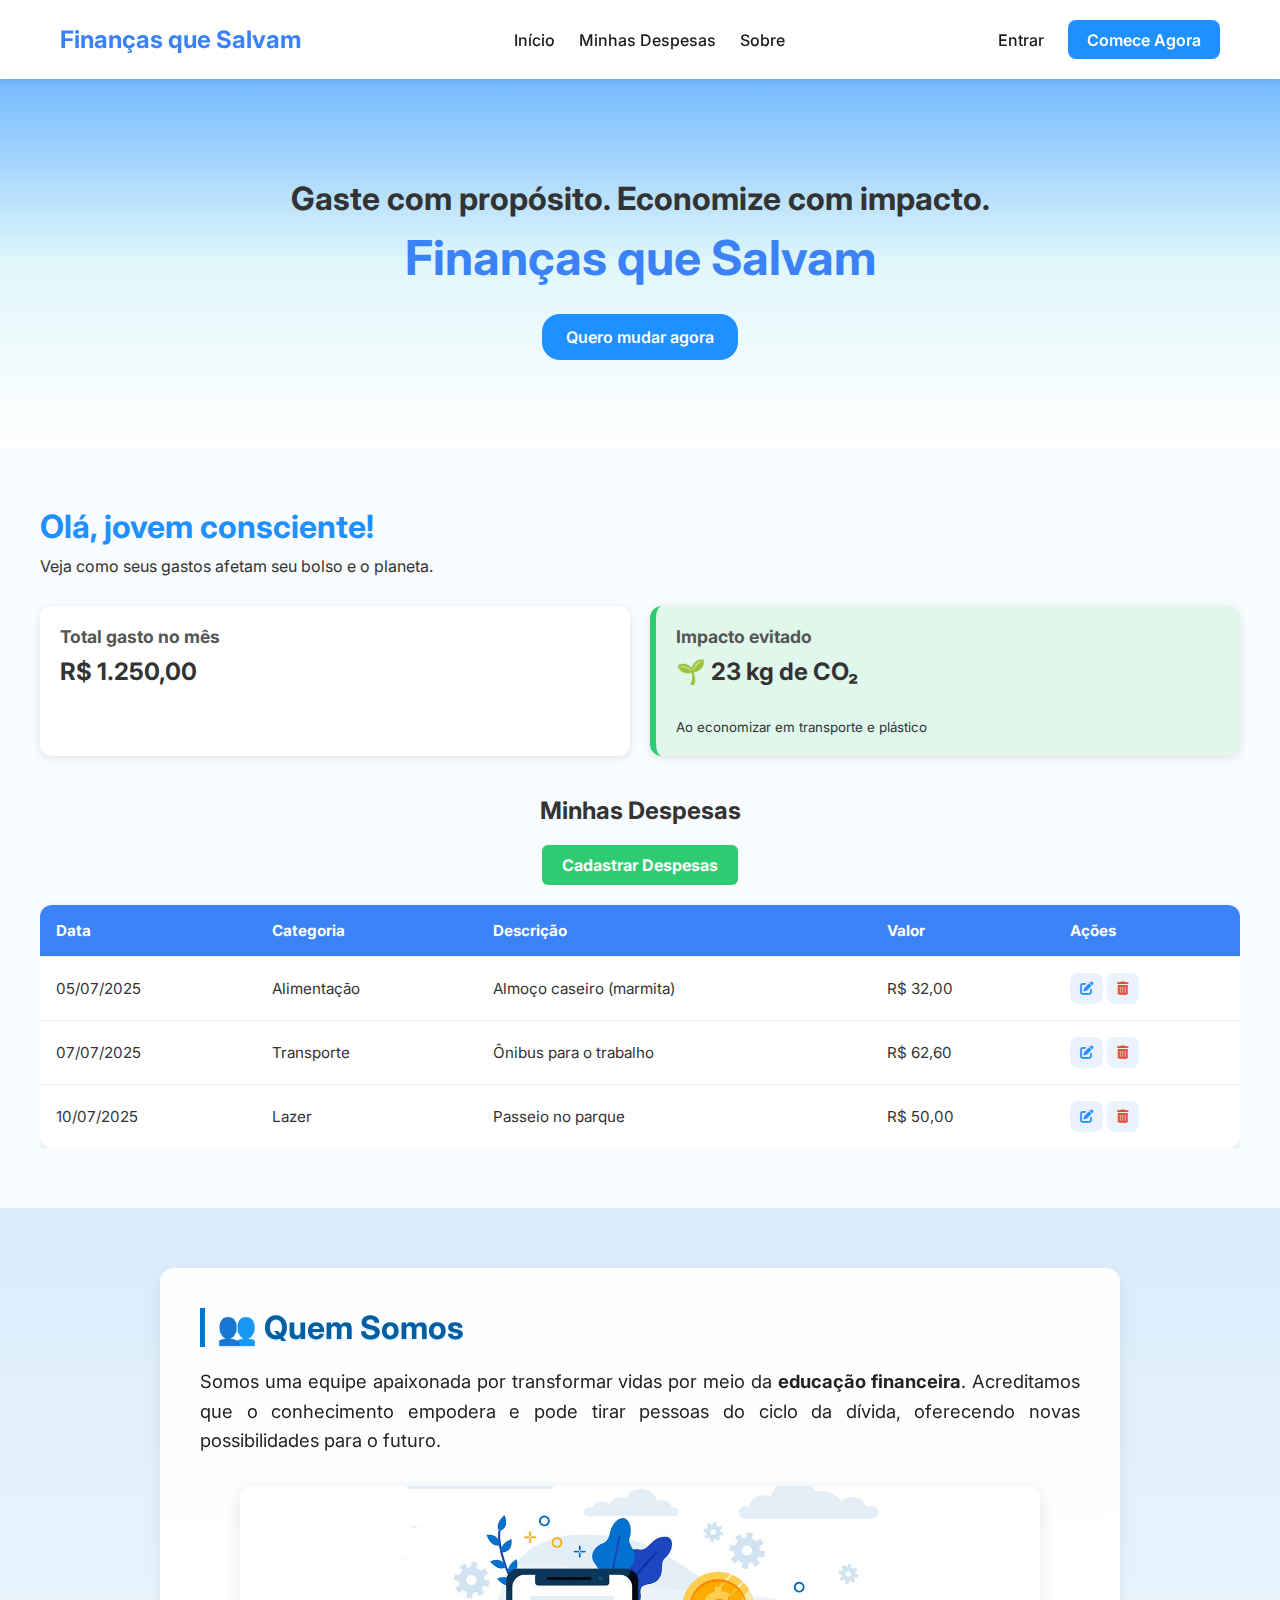
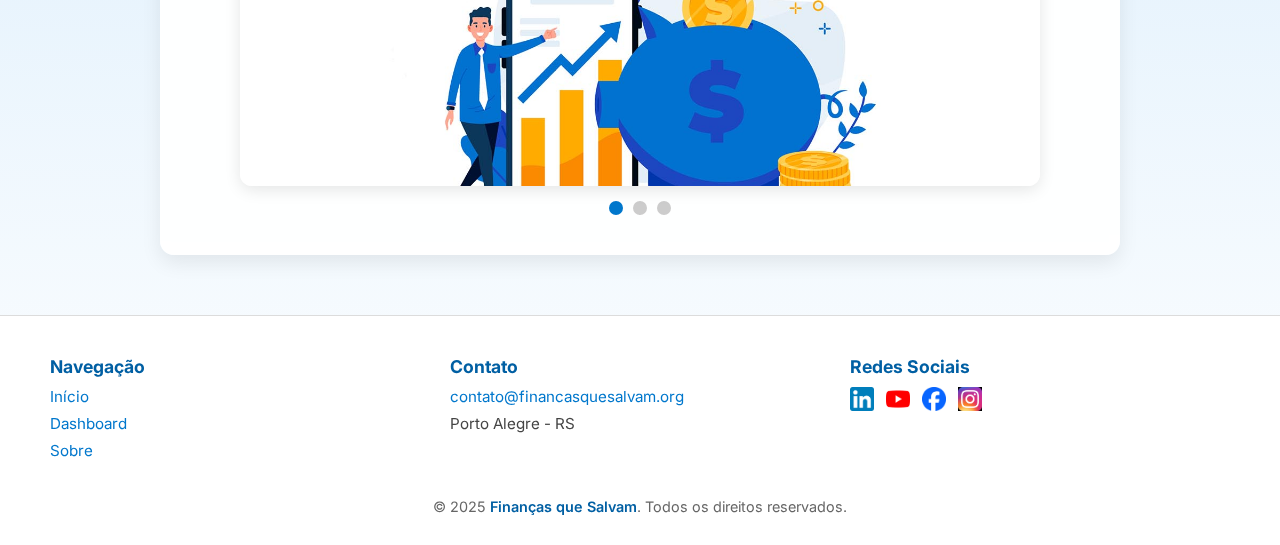
<file: Login e Cadastro/index.html>
<!DOCTYPE html>
<html lang="pt-br">

<head>
  <meta charset="UTF-8" />
  <meta name="viewport" content="width=device-width, initial-scale=1.0" />
  <title>Finanças que Salvam</title>
  <link href="https://fonts.googleapis.com/css2?family=Inter:wght@400;700&display=swap" rel="stylesheet">
  <link rel="stylesheet" href="index.css">
  <link rel="stylesheet" href="sobre.css">
  <link rel="stylesheet" href="https://cdnjs.cloudflare.com/ajax/libs/font-awesome/6.5.0/css/all.min.css">
</head>

<body>
  <!-- HEADER -->
  <header class="header">
    <div class="container">
      <h1>Finanças que Salvam</h1>
      <button class="menu-toggle" aria-label="Abrir menu"><i class="fas fa-bars"></i></button>

      <nav class="nav-links">
        <a href="#comecar">Início</a>
        <a href="#dashboard">Minhas Despesas</a>
        <a href="#sobre">Sobre</a>
      </nav>

      <div class="acoes-header">
        <a href="#dashboard" class="link-entrar">Entrar</a>
        <a href="#comecar" class="btn-azul">Comece Agora</a>
      </div>
    </div>
  </header>

  <!-- HERO -->
  <section class="hero" id="comecar">
    <div class="hero-content">
      <h2>Gaste com propósito. Economize com impacto.</h2>
      <h1>Finanças que Salvam</h1>
      <a href="#dashboard" class="btn-azul btn-hero">Quero mudar agora</a>
    </div>
  </section>

  <!-- DASHBOARD -->
  <section class="dashboard" id="dashboard">
    <main class="main-content">
      <h1>Olá, jovem consciente!</h1>
      <p>Veja como seus gastos afetam seu bolso e o planeta.</p>

      <div class="cards">
        <div class="card">
          <h3>Total gasto no mês</h3>
          <p class="valor">R$ 1.250,00</p>
        </div>
        <div class="card destaque">
          <h3>Impacto evitado</h3>
          <p class="valor">🌱 23 kg de CO₂</p>
          <small>Ao economizar em transporte e plástico</small>
        </div>
      </div>

      <h2 style="margin-top: 40px; text-align: center;">Minhas Despesas</h2>

      <div style="margin-top: 20px; display: flex; justify-content: center;">
        <a href="cadastrar_despesas.php" class="btn-verde">Cadastrar Despesas</a>
      </div>

      <div class="tabela-wrapper">
        <table class="tabela-despesas">
          <thead>
            <tr>
              <th>Data</th>
              <th>Categoria</th>
              <th>Descrição</th>
              <th>Valor</th>
              <th>Ações</th>
            </tr>
          </thead>
          <tbody>
            <tr>
              <td>05/07/2025</td>
              <td>Alimentação</td>
              <td>Almoço caseiro (marmita)</td>
              <td>R$ 32,00</td>
              <td>
                <button class="btn-editar" title="Editar"><i class="fas fa-edit"></i></button>
                <button class="btn-excluir" title="Excluir"><i class="fas fa-trash-alt"></i></button>
              </td>
            </tr>
            <tr>
              <td>07/07/2025</td>
              <td>Transporte</td>
              <td>Ônibus para o trabalho</td>
              <td>R$ 62,60</td>
              <td>
                <button class="btn-editar" title="Editar"><i class="fas fa-edit"></i></button>
                <button class="btn-excluir" title="Excluir"><i class="fas fa-trash-alt"></i></button>
              </td>
            </tr>
            <tr>
              <td>10/07/2025</td>
              <td>Lazer</td>
              <td>Passeio no parque</td>
              <td>R$ 50,00</td>
              <td>
                <button class="btn-editar" title="Editar"><i class="fas fa-edit"></i></button>
                <button class="btn-excluir" title="Excluir"><i class="fas fa-trash-alt"></i></button>
              </td>
            </tr>
          </tbody>
        </table>
      </div>
    </main>
  </section>

  <!-- SOBRE -->
  <section id="sobre" class="secao-sobre animar">
    <h2 id="titulo-principal" class="animar">👥 Quem Somos</h2>
    <p id="texto-principal" class="animar">
      Somos uma equipe apaixonada por transformar vidas por meio da <strong>educação financeira</strong>. Acreditamos que o conhecimento empodera e pode tirar pessoas do ciclo da dívida, oferecendo novas possibilidades para o futuro.
    </p>
    <div class="carrossel" id="carrossel">
      <div class="slides" id="slides">
        <img src="assets/img/carrossel1.png" alt="Equipe de educadores financeiros">
        <img src="assets/img/carrossel2.png" alt="Oficinas de educação financeira">
        <img src="assets/img/carrossel3.png" alt="Símbolo de crescimento e esperança">
      </div>
    </div>
    <div class="botoes" id="botoes">
      <button onclick="mudarSlide(0)" class="ativo" aria-label="Slide 1"></button>
      <button onclick="mudarSlide(1)" aria-label="Slide 2"></button>
      <button onclick="mudarSlide(2)" aria-label="Slide 3"></button>
    </div>
  </section>

  <footer class="footer-site">
    <div class="footer-conteudo">
        <div class="footer-colunas">

            <div class="footer-coluna">
                <h4>Navegação</h4>
                <ul>
                    <li><a href="#">Início</a></li>
                    <li><a href="#">Dashboard</a></li>
                    <li><a href="#">Sobre</a></li>
                </ul>
            </div>

            <div class="footer-coluna">
                <h4>Contato</h4>
                <ul>
                    <li><a href="mailto:contato@financasquesalvam.org">contato@financasquesalvam.org</a></li>
                    <li>Porto Alegre - RS</li>
                </ul>
            </div>

            <div class="footer-coluna">
                <h4>Redes Sociais</h4>
                <div class="redes-sociais">
                    <a href="#" class="link-rede"><img src="assets/img/linkedin.png" alt="LinkedIn"></a>
                    <a href="#" class="link-rede"><img src="assets/img/youtube.png" alt="YouTube"></a>
                    <a href="#" class="link-rede"><img src="assets/img/facebook.png" alt="Facebook"></a>
                    <a href="#" class="link-rede"><img src="assets/img/instagram.jpg" alt="Instagram"></a>
                </div>
            </div>

        </div>

        <p class="direitos">
            © 2025 <strong>Finanças que Salvam</strong>. Todos os direitos reservados.
        </p>
    </div>
</footer>

  <script>
    const toggle = document.querySelector(".menu-toggle");
    const nav = document.querySelector(".nav-links");
    const actions = document.querySelector(".acoes-header");

    toggle.addEventListener("click", () => {
      nav.classList.toggle("active");
      actions.classList.toggle("active");
    });

    // Fecha o menu se clicar fora dele
    document.addEventListener('click', e => {
      if (!e.target.closest('.header')) {
        nav.classList.remove('active');
        actions.classList.remove('active');
      }
    });

    // Carrossel
    const slides = document.getElementById('slides');
    const botoes = document.querySelectorAll('.botoes button');
    const tituloPrincipal = document.getElementById('titulo-principal');
    const textoPrincipal = document.getElementById('texto-principal');

    const legendasTopo = [
      {
        titulo: '👥 Quem Somos',
        texto: 'Somos uma equipe apaixonada por transformar vidas por meio da <strong>educação financeira</strong>. Acreditamos que o conhecimento empodera e pode tirar pessoas do ciclo da dívida, oferecendo novas possibilidades para o futuro.'
      },
      {
        titulo: '💼 O que Fazemos',
        texto: 'Oferecemos oficinas, conteúdos educativos e consultorias para capacitar pessoas em situação de vulnerabilidade.'
      },
      {
        titulo: '🌱 Nossas Intenções',
        texto: 'Construir uma rede de apoio que promova estabilidade e independência financeira para famílias e comunidades.'
      }
    ];

    let slideAtual = 0;

    function animarElemento(el) {
      el.classList.remove('animar');
      void el.offsetWidth;
      el.classList.add('animar');
    }

    function mudarSlide(index) {
      slideAtual = index;
      slides.style.transform = `translateX(-${index * (100 / legendasTopo.length)}%)`;
      botoes.forEach(btn => btn.classList.remove('ativo'));
      botoes[index].classList.add('ativo');

      tituloPrincipal.textContent = legendasTopo[index].titulo;
      textoPrincipal.innerHTML = legendasTopo[index].texto;

      animarElemento(tituloPrincipal);
      animarElemento(textoPrincipal);
    }

    setInterval(() => {
      slideAtual = (slideAtual + 1) % legendasTopo.length;
      mudarSlide(slideAtual);
    }, 10000);
  </script>
</body>

</html>
</file>
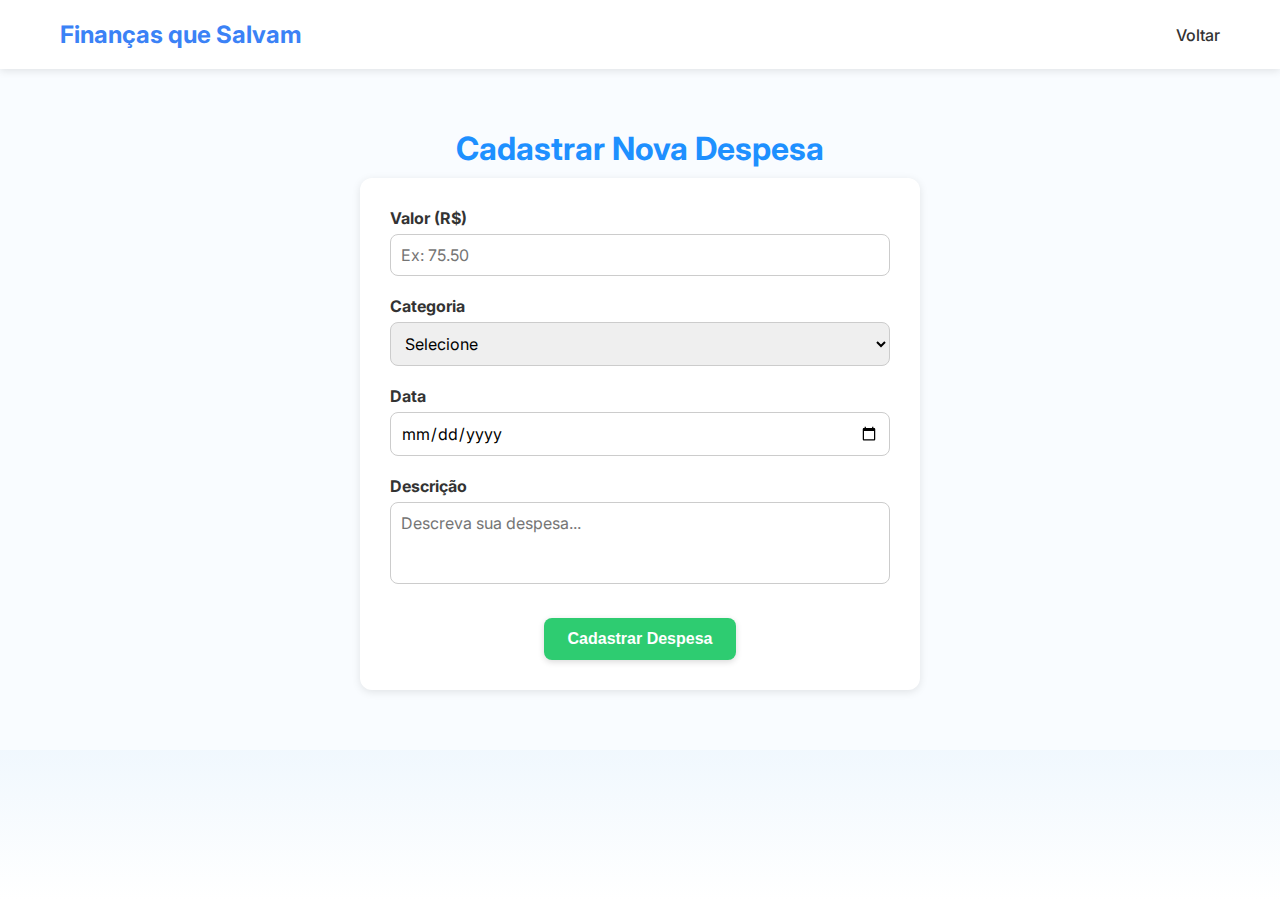
<file: cadastrar_despesas.html>
<!DOCTYPE html>
<html lang="pt-br">
<head>
  <meta charset="UTF-8" />
  <meta name="viewport" content="width=device-width, initial-scale=1.0"/>
  <title>Cadastrar Despesas</title>
  <link rel="stylesheet" href="css/index.css" />
  <link rel="stylesheet" href="css/cadastrar_despesas.css" />
  <link href="https://fonts.googleapis.com/css2?family=Inter:wght@400;700&display=swap" rel="stylesheet">
</head>
<body>

  <header class="header">
    <div class="container">
      <h1>Finanças que Salvam</h1>
      <div class="acoes-header">
        <a href="index.html" class="link-entrar">Voltar</a>
      </div>
    </div>
  </header>

  <section class="dashboard centro">
    <main class="main-content formulario-wrapper">
      <h1 class="titulo-cadastro">Cadastrar Nova Despesa</h1>

      <form class="formulario-despesa">
        <div class="campo-formulario">
          <label for="valor">Valor (R$)</label>
          <input type="number" id="valor" name="valor" placeholder="Ex: 75.50" required />
        </div>

        <div class="campo-formulario">
          <label for="categoria">Categoria</label>
          <select id="categoria" name="categoria" required>
            <option value="">Selecione</option>
            <option value="Alimentação">Alimentação</option>
            <option value="Transporte">Transporte</option>
            <option value="Lazer">Lazer</option>
            <option value="Educação">Educação</option>
            <option value="Outros">Outros</option>
          </select>
        </div>

        <div class="campo-formulario">
          <label for="data">Data</label>
          <input type="date" id="data" name="data" required />
        </div>

        <div class="campo-formulario">
          <label for="descricao">Descrição</label>
          <textarea id="descricao" name="descricao" rows="3" placeholder="Descreva sua despesa..." required></textarea>
        </div>

        <div class="btn-container">
          <button type="submit" class="btn-verde">Cadastrar Despesa</button>
        </div>
      </form>
    </main>
  </section>

</body>
</html>
</file>
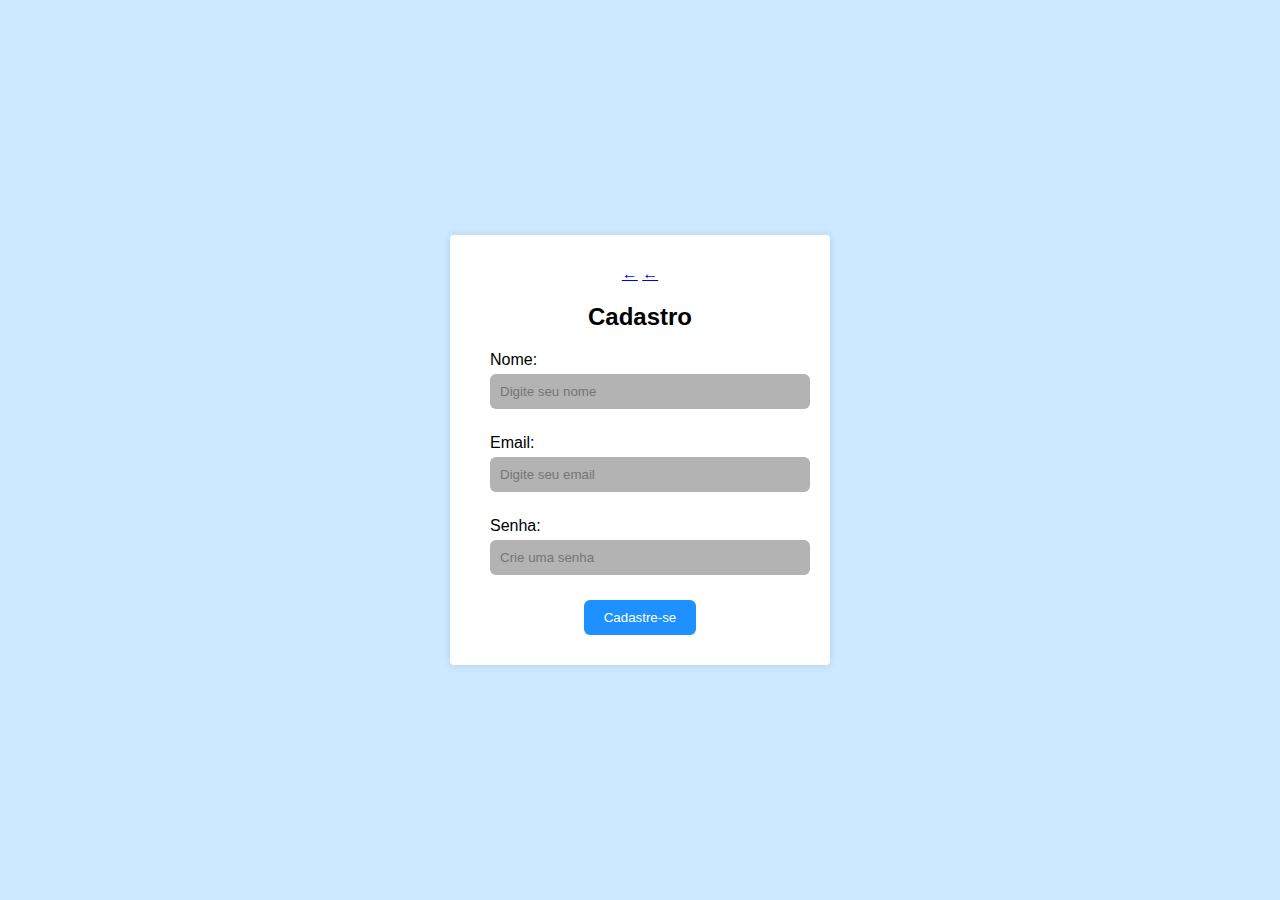
<file: Login e Cadastro/cadastro.html>
<!DOCTYPE html>
<html lang="pt-BR">
<head>
  <meta charset="UTF-8">
  <meta name="viewport" content="width=device-width,initial-scale=1.0">
  <title>Cadastro</title>
  <link rel="stylesheet" href="cadastro.css">
</head>
<body>
  <div class="container">
    <div class="cadastro-box">
      <a href="index.html" class="voltar">←</a>
      <a href="index.html" class="voltar mobile">←</a>

      <h2>Cadastro</h2>

      <form>
        <label for="nome">Nome:</label>
        <input id="nome" type="text" placeholder="Digite seu nome" required>

        <label for="email">Email:</label>
        <input id="email" type="email" placeholder="Digite seu email" required>

        <label for="senha">Senha:</label>
        <input id="senha" type="password" placeholder="Crie uma senha" required>

        <button type="submit">Cadastre‑se</button>
      </form>
    </div>
  </div>
</body>
</html>
</file>
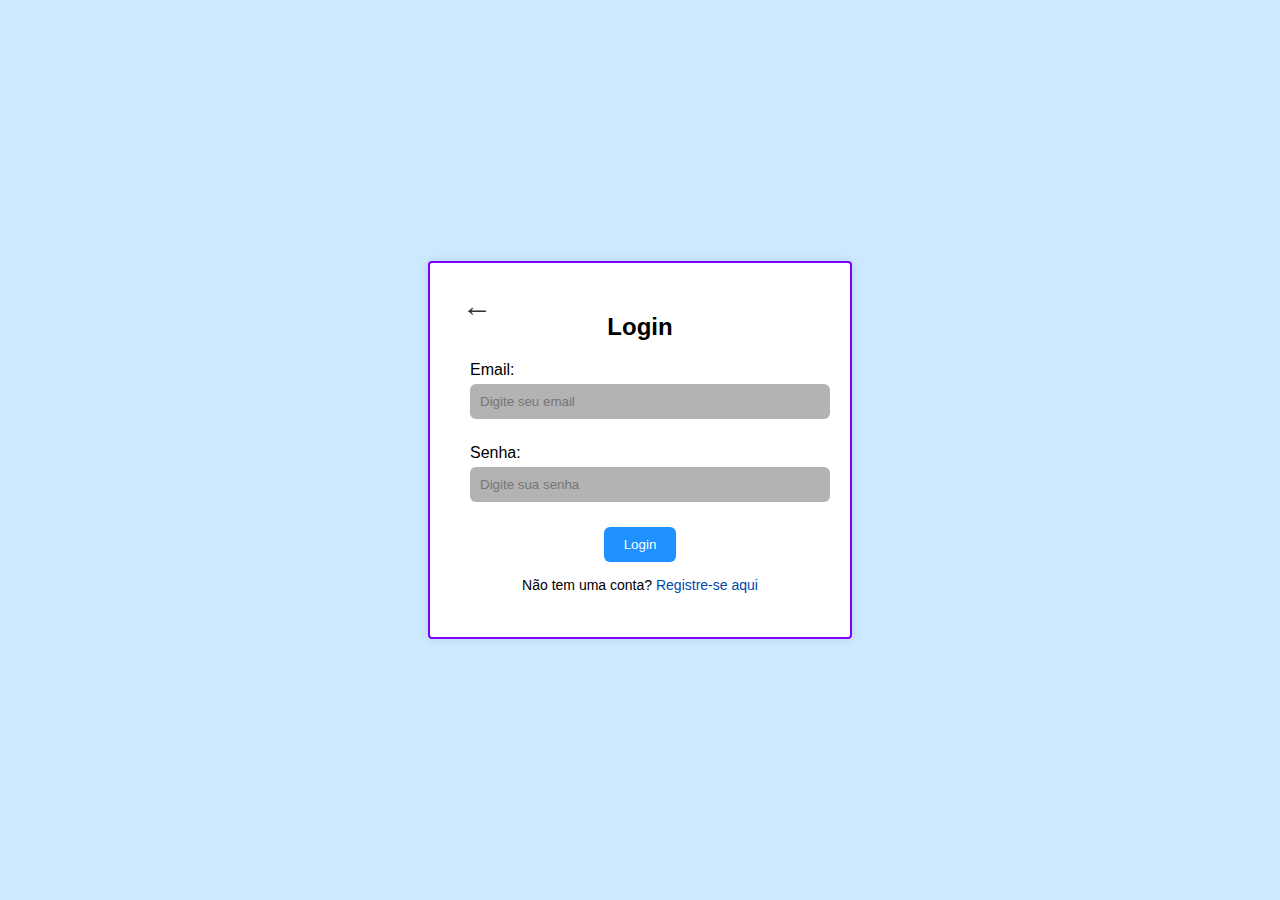
<file: Login e Cadastro/login.html>
<!DOCTYPE html>
<html lang="pt-BR">
<head>
  <meta charset="UTF-8">
  <meta name="viewport" content="width=device-width,initial-scale=1.0">
  <title>Login</title>
  <link rel="stylesheet" href="login.css">
</head>
<body>
  <div class="container">
    <div class="login-box">
      <a href="index.html" class="voltar">←</a>
      <a href="index.html" class="voltar mobile">←</a>

      <h2>Login</h2>

      <form>
        <label for="email">Email:</label>
        <input id="email" type="email" placeholder="Digite seu email" required>

        <label for="senha">Senha:</label>
        <input id="senha" type="password" placeholder="Digite sua senha" required>

        <button type="submit">Login</button>
      </form>

      <p class="register-text">
        Não tem uma conta? <a href="cadastro.html">Registre-se aqui</a>
      </p>
    </div>
  </div>
</body>
</html>
</file>
<file: Login e Cadastro/sobre.css>
body {
  margin: 0;
  font-family: 'Inter', sans-serif;
  color: #333;
  position: relative;
  z-index: 0;
}

body::before {
  content: "";
  position: fixed;
  top: 0; left: 0;
  width: 100%;
  height: 100%;
  background-color: rgb(217, 239, 255);
  background-size: cover;
  background-position: center;
  background-attachment: fixed;
  filter: blur(8px);
  z-index: -1;
}

.secao-sobre {
  background-color: rgba(255, 255, 255, 0.93);
  backdrop-filter: blur(4px);
  -webkit-backdrop-filter: blur(4px);
  box-shadow: 0 8px 20px rgba(0,0,0,0.08);
  border-radius: 14px;
  padding: 40px;
  max-width: 960px;
  margin: 60px auto;
  text-align: center;
}

.secao-sobre h2 {
  font-size: 2rem;
  color: #005fa3;
  margin-bottom: 20px;
  text-shadow: 0 1px 2px #cce5ff;
  border-left: 5px solid #0077cc;
  padding-left: 12px;
  text-align: left;
}

.secao-sobre p {
  font-size: 1.15rem;
  line-height: 1.6;
  color: #222;
  margin-bottom: 30px;
  text-align: justify;
}

.imagem-destaque {
  position: relative;
  width: 100%;
  max-width: 960px;
  height: 280px;
  overflow: hidden;
  margin: 30px auto;
  border-radius: 12px;
  box-shadow: 0 8px 20px rgba(0,0,0,0.12);
}

.imagem-destaque img {
  width: 100%;
  height: 100%;
  object-fit: cover;
  display: block;
  filter: brightness(0.9);
  transition: transform 0.5s ease;
}

.imagem-destaque:hover img {
  transform: scale(1.05) rotate(0.5deg);
  filter: brightness(1);
}

.legenda-fumaca {
  position: absolute;
  bottom: 0;
  left: 0;
  width: 100%;
  height: 100%;
  background: linear-gradient(to top right, rgba(255,255,255,0.7), rgba(255,255,255,0) 60%);
  display: flex;
  align-items: flex-end;
  padding: 30px 50px;
  box-sizing: border-box;
  pointer-events: none;
}

.legenda-fumaca p {
  font-size: 1.3em;
  font-weight: 700;
  color: #004a8f;
  text-shadow: 1px 1px 4px rgba(255,255,255,0.85);
  margin: 0;
  max-width: 60%;
  line-height: 1.2;
}

.carrossel {
  position: relative;
  width: 100%;
  max-width: 800px;
  height: 300px;
  margin: 0 auto;
  overflow: hidden;
  border-radius: 12px;
  box-shadow: 0 4px 16px rgba(0,0,0,0.1);
}

.carrossel .slides {
  display: flex;
  width: 300%;
  height: 100%;
  transition: transform 0.6s ease-in-out;
}

.carrossel img {
  width: 100%;
  height: 100%;
  object-fit: cover;
}

.botoes {
  display: flex;
  justify-content: center;
  margin-top: 15px;
  gap: 10px;
}

.botoes button {
  width: 14px;
  height: 14px;
  border-radius: 50%;
  border: none;
  background-color: #ccc;
  cursor: pointer;
  transition: background-color 0.3s;
}

.botoes button.ativo,
.botoes button:hover {
  background-color: #0077cc;
}

@keyframes fadeSlideZoom {
  0% {
    opacity: 0;
    transform: translateX(40px) scale(0.95);
  }
  100% {
    opacity: 1;
    transform: translateX(0) scale(1);
  }
}

.animar-titulo {
  animation: fadeSlideZoom 0.8s ease forwards;
}

.animar-texto {
  animation: fadeSlideZoom 0.8s ease forwards;
}
</file>
<file: css/index.css>
* {
  margin: 0;
  padding: 0;
  box-sizing: border-box;
}

body {
  font-family: 'Inter', sans-serif;
  background: linear-gradient(to bottom, #a8cdfc 0%, #dceefc 60%, #ffffff 100%);
  min-height: 100vh;
  color: #1b1b1b;
}

.header {
  background-color: #ffffff;
  padding: 20px 0;
  box-shadow: 0 2px 8px rgba(0, 0, 0, 0.1);
  position: sticky;
  top: 0;
  z-index: 2;
}

.header .container {
  max-width: 1200px;
  margin: 0 auto;
  padding: 0 20px;
  display: flex;
  justify-content: space-between;
  align-items: center;
}

.header h1 {
  font-size: 1.5rem;
  color: #3B82F6;
}

.acoes-header {
  display: flex;
  gap: 1rem;
  align-items: center;
}

.link-entrar {
  color: #333;
  text-decoration: none;
  font-weight: 500;
  transition: color 0.3s;
}

.link-entrar:hover {
  color: black;
}

.btn-azul {
  background-color: #1E90FF;
  color: white;
  padding: 0.6rem 1.2rem;
  border-radius: 8px;
  text-decoration: none;
  font-weight: 600;
  transition: background 0.3s ease;
}

.btn-azul:hover {
  background-color: #1C86EE;
}

.hero {
  padding: 100px 20px;
  text-align: center;
  background: linear-gradient(to bottom, #74b9ff 0%, #e0f7fa 50%, #ffffff 100%);
}

.hero-content h2 {
  font-size: 2rem;
  font-weight: 700;
  max-width: 800px;
  margin: 0 auto;
}

.hero-content h1 {
  font-size: 3rem;
  font-weight: 700;
  max-width: 800px;
  margin: 10px auto 40px; /* aumente o último valor */
  color: #3B82F6;
}

.btn-hero {
  margin-top: 30px;
  font-size: 1rem;
  padding: 0.8rem 1.5rem;
  border-radius: 18px;
}

/* DASHBOARD */
.dashboard {
  display: flex;
  padding: 60px 20px;
  background: #f9fcff;
  gap: 20px;
}

.main-content {
  flex: 1;
  padding: 0 20px;
}

.main-content h1 {
  font-size: 2rem;
  color: #1E90FF;
  margin-bottom: 10px;
}

.main-content p {
  margin-bottom: 30px;
  color: #333;
}

.cards {
  display: grid;
  grid-template-columns: repeat(auto-fit, minmax(230px, 1fr));
  gap: 20px;
}

.card {
  background-color: #ffffff;
  border-radius: 12px;
  padding: 20px;
  box-shadow: 0 2px 8px rgba(0,0,0,0.1);
  transition: transform 0.2s;
}

.card:hover {
  transform: translateY(-5px);
}

.card h3 {
  font-size: 1.1rem;
  margin-bottom: 10px;
  color: #555;
}

.valor {
  font-size: 1.5rem;
  font-weight: bold;
  color: #1b1b1b;
}

.card.destaque {
  background-color: #e0f7ec;
  border-left: 6px solid #2ecc71;
}
.tabela-despesas {
  width: 100%;
  margin-top: 20px;
  border-collapse: separate;
  border-spacing: 0;
  background: #ffffff;
  border-radius: 12px;
  overflow: hidden;
  box-shadow: 0 2px 8px rgba(0, 0, 0, 0.1);
}

.tabela-despesas thead {
  background-color: #3B82F6;
  color: white;
}

.tabela-despesas th,
.tabela-despesas td {
  padding: 16px;
  text-align: left;
  border-bottom: 1px solid #f0f0f0;
  font-size: 0.95rem;
}

.tabela-despesas thead th:first-child {
  border-top-left-radius: 12px;
}
.tabela-despesas thead th:last-child {
  border-top-right-radius: 12px;
}

.tabela-despesas tr:last-child td {
  border-bottom: none;
}

.tabela-despesas tbody tr:hover {
  background-color: #f1f7ff;
  transition: 0.2s ease-in-out;
}

.btn-editar,
.btn-excluir {
  background: rgba(59, 130, 246, 0.1);
  border: none;
  border-radius: 8px;
  padding: 8px 10px;
  cursor: pointer;
  transition: background 0.3s ease;
}

.btn-editar i {
  color: #1E90FF;
}

.btn-excluir i {
  color: #e74c3c;
}

.btn-editar:hover {
  background: rgba(59, 130, 246, 0.2);
}

.btn-excluir:hover {
  background: rgba(231, 76, 60, 0.1);
}

.btn-verde {
  background-color: #2ecc71;
  color: white;
  padding: 10px 20px;
  border-radius: 6px;
  text-decoration: none;
  font-weight: bold;
  transition: background-color 0.3s ease;
  display: inline-block;
}

.btn-verde:hover {
  background-color: #27ae60;
}
</file>
<file: css/cadastrar_despesas.css>
.centro {
  justify-content: center;
}

.formulario-wrapper {
  max-width: 600px;
  width: 100%;
}

.titulo-cadastro {
  text-align: center;
  color: #1E90FF;
  margin-bottom: 20px;
}

.formulario-despesa {
  background: #fff;
  padding: 30px;
  border-radius: 12px;
  box-shadow: 0 2px 8px rgba(0, 0, 0, 0.1);
}

.campo-formulario {
  margin-bottom: 20px;
}

.campo-formulario label {
  display: block;
  font-weight: bold;
  margin-bottom: 6px;
  color: #333;
}

.campo-formulario input,
.campo-formulario select,
.campo-formulario textarea {
  width: 100%;
  padding: 10px;
  border: 1px solid #ccc;
  border-radius: 8px;
  font-size: 1rem;
  font-family: 'Inter', sans-serif;
  resize: none;
}

.btn-container {
  text-align: center;
  margin-top: 30px;
}

.btn-container .btn-verde {
  background-color: #2ecc71;
  color: white;
  padding: 12px 24px;
  font-size: 1rem;
  border: none;
  border-radius: 8px;
  font-weight: bold;
  cursor: pointer;
  box-shadow: 0 2px 6px rgba(0, 0, 0, 0.15);
  transition: background-color 0.3s ease, transform 0.2s;
}

.btn-container .btn-verde:hover {
  background-color: #27ae60;
  transform: translateY(-2px);
}

.btn-container .btn-verde:focus {
  outline: none;
  box-shadow: 0 0 0 3px rgba(46, 204, 113, 0.4);
}
</file>
<file: Login e Cadastro/cadastro.css>
body {
  margin: 0;
  padding: 0;
  background-color: #cce9ff;
  font-family: Arial, sans-serif;
}

.container {
  display: flex;
  justify-content: center;
  align-items: center;
  height: 100vh;
}

.cadastro-box {
  background-color: #fff;
  padding: 30px 40px;
  border-radius: 4px;
  box-shadow: 0 0 10px rgba(0, 0, 0, 0.1);
  text-align: center;
  width: 300px;
}

.cadastro-box h2 {
  margin-bottom: 20px;
}

.cadastro-box label {
  display: block;
  text-align: left;
  margin: 10px 0 5px;
}

.cadastro-box input[type="text"],
.cadastro-box input[type="email"],
.cadastro-box input[type="password"] {
  width: 100%;
  padding: 10px;
  border: none;
  border-radius: 6px;
  background-color: #b3b3b3;
  color: #000;
  margin-bottom: 15px;
}

.cadastro-box button {
  background-color: #1e90ff;
  color: white;
  border: none;
  padding: 10px 20px;
  border-radius: 6px;
  cursor: pointer;
  margin-top: 10px;
}

.cadastro-box button:hover {
  background-color: #0073e6;
}

@media (max-width: 768px) {
  .login-box,
  .cadastro-box {
    padding: 25px 30px;
    width: 300px;        /* ou deixe apenas max-width: 90vw; se preferir */
  }

  h2          { font-size: 1.6rem; }
  label,
  input,
  button,
  .register-text { font-size: 0.98rem; }
}

/* Celulares grandes (≤ 600 px) – caixa ocupa 85 % da tela */
@media (max-width: 600px) {
  .login-box,
  .cadastro-box {
    width: 85vw;         /* largura percentual p/ encaixar na tela */
    padding: 25px;
  }
}

/* Celulares pequenos (≤ 400 px) – ajusta tipografia e espaçamentos */
@media (max-width: 400px) {
  .login-box,
  .cadastro-box {
    width: 92vw;
    padding: 20px;
  }

  h2          { font-size: 1.4rem; }
  label       { font-size: 0.9rem; }
  button      { padding: 9px 18px; font-size: 0.9rem; }
  .register-text { font-size: 0.85rem; }
}

/* Dispositivos ultrapequenos (≤ 320 px) – evita overflow lateral */
@media (max-width: 320px) {
  body { font-size: 14px; }    /* encolhe todo texto base */
  .container { height: auto; padding: 20px 0; }  /* permite rolagem se precisar */
}
</file>
<file: Login e Cadastro/login.css>
body {
  margin: 0;
  padding: 0;
  background-color: #cce9ff;
  font-family: Arial, sans-serif;
}

.container {
  display: flex;
  justify-content: center;
  align-items: center;
  height: 100vh;
}

/* Caixa do formulário de login */
.login-box {
  position: relative;
  background-color: #fff;
  padding: 30px 40px;
  border: 2px solid #8000ff;
  border-radius: 4px;
  box-shadow: 0 0 10px rgba(0, 0, 0, 0.1);
  text-align: center;
  width: 340px;
  max-width: 90vw;
}

.login-box h2 {
  margin-bottom: 20px;
}

.login-box label {
  display: block;
  text-align: left;
  margin: 10px 0 5px;
}

.login-box input[type="text"],
.login-box input[type="email"],
.login-box input[type="password"] {
  width: 100%;
  padding: 10px;
  border: none;
  border-radius: 6px;
  background-color: #b3b3b3;
  color: #000;
  margin-bottom: 15px;
}

.login-box button {
  background-color: #1e90ff;
  color: white;
  border: none;
  padding: 10px 20px;
  border-radius: 6px;
  cursor: pointer;
  margin-top: 10px;
}

.login-box button:hover {
  background-color: #0073e6;
}

.register-text {
  margin-top: 15px;
  font-size: 14px;
}

.register-text a {
  color: #0047ab;
  text-decoration: none;
}

.register-text a:hover {
  text-decoration: underline;
}


.voltar {
  position: absolute;
  left: 20px;
  top: 20px;
  text-decoration: none;
  color: #333;
  font-size: 30px;
  padding: 6px 12px;
  transition: all 0.2s ease;
}

.voltar:hover {
  color: #1e90ff;
}

.voltar.mobile {
  display: none;
  font-size: 24px;
  padding: 4px;
  left: 12px;
  top: 12px;
  position: absolute;
  color: #333;
}

/* Responsividade */
@media (max-width: 768px) {
  .login-box {
    padding: 25px 30px;
    width: 300px;
  }

  h2 {
    font-size: 1.6rem;
  }

  label,
  input,
  button,
  .register-text {
    font-size: 0.98rem;
  }
}

@media (max-width: 600px) {
  .login-box {
    width: 85vw;
    padding: 25px;
  }

  .voltar {
    display: none;
  }

  .voltar.mobile {
    display: block;
  }

  .login-box h2 {
    margin-top: 40px;
  }
}

@media (max-width: 400px) {
  .login-box {
    width: 92vw;
    padding: 20px;
  }

  h2 {
    font-size: 1.4rem;
  }

  label {
    font-size: 0.9rem;
  }

  button {
    padding: 9px 18px;
    font-size: 0.9rem;
  }

  .register-text {
    font-size: 0.85rem;
  }
}

@media (max-width: 320px) {
  body {
    font-size: 14px;
  }

  .container {
    height: auto;
    padding: 20px 0;
  }
}
</file>
<file: Login e Cadastro/index.css>
/* Reset e base */
* {
  margin: 0;
  padding: 0;
  box-sizing: border-box;
}

body {
  font-family: 'Inter', sans-serif;
  background: linear-gradient(to bottom, #a8cdfc 0%, #dceefc 60%, #ffffff 100%);
  min-height: 100vh;
  color: #1b1b1b;
}

/* HEADER */
.header {
  background-color: #ffffff;
  padding: 20px 0;
  box-shadow: 0 2px 8px rgba(0, 0, 0, 0.1);
  position: sticky;
  top: 0;
  z-index: 10;
}

.header .container {
  max-width: 1200px;
  margin: 0 auto;
  padding: 0 20px;
  display: flex;
  align-items: center;
  justify-content: space-between;
  flex-wrap: wrap;
  position: relative;
}

.header h1 {
  font-size: 1.5rem;
  color: #3B82F6;
}

.menu-toggle {
  display: none;
  background: none;
  border: none;
  font-size: 1.8rem;
  cursor: pointer;
  color: #1b1b1b;
  margin-left: auto;
}

.nav-links,
.acoes-header {
  display: flex;
  gap: 1.5rem;
  align-items: center;
}

.nav-links a,
.link-entrar {
  color: #1b1b1b;
  text-decoration: none;
  font-weight: 500;
  transition: color 0.3s;
}

.nav-links a:hover,
.link-entrar:hover {
  color: #1E90FF;
}

.btn-azul {
  background-color: #1E90FF;
  color: white;
  padding: 0.6rem 1.2rem;
  border-radius: 8px;
  text-decoration: none;
  font-weight: 600;
  transition: background 0.3s ease;
}

.btn-azul:hover {
  background-color: #1C86EE;
}

/* HERO */
.hero {
  padding: 100px 20px;
  text-align: center;
  background: linear-gradient(to bottom, #74b9ff 0%, #e0f7fa 50%, #ffffff 100%);
}

.hero-content h2 {
  font-size: 2rem;
  font-weight: 700;
  max-width: 800px;
  margin: 0 auto;
}

.hero-content h1 {
  font-size: 3rem;
  font-weight: 700;
  max-width: 800px;
  margin: 10px auto 40px;
  color: #3B82F6;
}

.btn-hero {
  margin-top: 30px;
  font-size: 1rem;
  padding: 0.8rem 1.5rem;
  border-radius: 18px;
}

/* DASHBOARD */
.dashboard {
  display: flex;
  padding: 60px 20px;
  background: #f9fcff;
  gap: 20px;
}

.main-content {
  flex: 1;
  padding: 0 20px;
}

.main-content h1 {
  font-size: 2rem;
  color: #1E90FF;
  margin-bottom: 10px;
}

.main-content p {
  margin-bottom: 30px;
  color: #333;
}

.cards {
  display: grid;
  grid-template-columns: repeat(auto-fit, minmax(230px, 1fr));
  gap: 20px;
}

.card {
  background-color: #ffffff;
  border-radius: 12px;
  padding: 20px;
  box-shadow: 0 2px 8px rgba(0,0,0,0.1);
  transition: transform 0.2s;
}

.card:hover {
  transform: translateY(-5px);
}

.card h3 {
  font-size: 1.1rem;
  margin-bottom: 10px;
  color: #555;
}

.valor {
  font-size: 1.5rem;
  font-weight: bold;
  color: #1b1b1b;
}

.card.destaque {
  background-color: #e0f7ec;
  border-left: 6px solid #2ecc71;
}

.tabela-wrapper {
  overflow-x: auto;
  width: 100%;
  max-width: 100%;
}

.tabela-despesas {
  width: 100%;
  min-width: 600px;
  margin-top: 20px;
  border-collapse: separate;
  border-spacing: 0;
  background: #ffffff;
  border-radius: 12px;
  overflow: auto;
  box-shadow: 0 2px 8px rgba(0, 0, 0, 0.1);
}

.tabela-despesas thead {
  background-color: #3B82F6;
  color: white;
}

.tabela-despesas th,
.tabela-despesas td {
  padding: 16px;
  text-align: left;
  border-bottom: 1px solid #f0f0f0;
  font-size: 0.95rem;
  white-space: nowrap;
}

.tabela-despesas thead th:first-child {
  border-top-left-radius: 12px;
}

.tabela-despesas thead th:last-child {
  border-top-right-radius: 12px;
}

.tabela-despesas tr:last-child td {
  border-bottom: none;
}

.tabela-despesas tbody tr:hover {
  background-color: #f1f7ff;
  transition: 0.2s ease-in-out;
}

.btn-editar,
.btn-excluir {
  background: rgba(59, 130, 246, 0.1);
  border: none;
  border-radius: 8px;
  padding: 8px 10px;
  cursor: pointer;
  transition: background 0.3s ease;
}

.btn-editar i {
  color: #1E90FF;
}

.btn-excluir i {
  color: #e74c3c;
}

.btn-editar:hover {
  background: rgba(59, 130, 246, 0.2);
}

.btn-excluir:hover {
  background: rgba(231, 76, 60, 0.1);
}

.btn-verde {
  background-color: #2ecc71;
  color: white;
  padding: 10px 20px;
  border-radius: 6px;
  text-decoration: none;
  font-weight: bold;
  transition: background-color 0.3s ease;
  display: inline-block;
}

.btn-verde:hover {
  background-color: #27ae60;
}
.footer-site {
    background-color: #ffffff;
    padding: 30px 10px;
    border-top: 1px solid #dcdcdc;
    font-size: 0.95rem;
    color: #444;
    margin-top: 60px;
}

.footer-conteudo {
    max-width: 1200px;
    margin: 0 auto;
    text-align: center;
}

.footer-colunas {
    display: flex;
    flex-wrap: wrap;
    justify-content: space-around;
    margin-bottom: 20px;
    text-align: left;
}

.footer-coluna {
    flex: 1;
    min-width: 200px;
    padding: 10px;
}

.footer-coluna h4 {
    font-size: 1.1rem;
    margin-bottom: 10px;
    color: #005fa3;
}

.footer-coluna ul {
    list-style: none;
    padding: 0;
    margin: 0;
}

.footer-coluna ul li {
    margin-bottom: 8px;
}

.footer-coluna a {
    text-decoration: none;
    color: #0077cc;
    transition: color 0.3s;
}

.footer-coluna a:hover {
    color: #004a99;
    text-decoration: underline;
}

.redes-sociais {
    display: flex;
    gap: 12px;
    margin-top: 10px;
}

.link-rede img {
    width: 24px;
    height: 24px;
    transition: transform 0.3s;
}

.link-rede:hover img {
    transform: scale(1.1);
}

.direitos {
    margin: 0;
    color: #666;
    font-size: 0.9rem;
}

.direitos strong {
    color: #005fa3;
    font-weight: 600;
}

/* RESPONSIVO */
@media (max-width: 768px) {
  .menu-toggle {
    display: block;
  }

  .nav-links,
  .acoes-header {
    display: none;
    flex-direction: column;
    position: absolute;
    top: 100%;
    left: 0;
    width: 100%;
    background-color: #fff;
    padding: 20px;
    box-shadow: 0 8px 16px rgba(0, 0, 0, 0.1);
    z-index: 20;
  }

  .nav-links.active,
  .acoes-header.active {
    display: flex;
  }

  .dashboard {
    flex-direction: column;
    padding: 40px 16px;
  }

  .hero-content h1 {
    font-size: 2.2rem;
  }

  .hero-content h2 {
    font-size: 1.4rem;
  }
}

@media (max-width: 480px) {
  .btn-azul,
  .btn-verde,
  .btn-hero {
    width: 100%;
    text-align: center;
  }

  .tabela-despesas th,
  .tabela-despesas td {
    font-size: 0.85rem;
    padding: 10px;
  }
}
</file>
